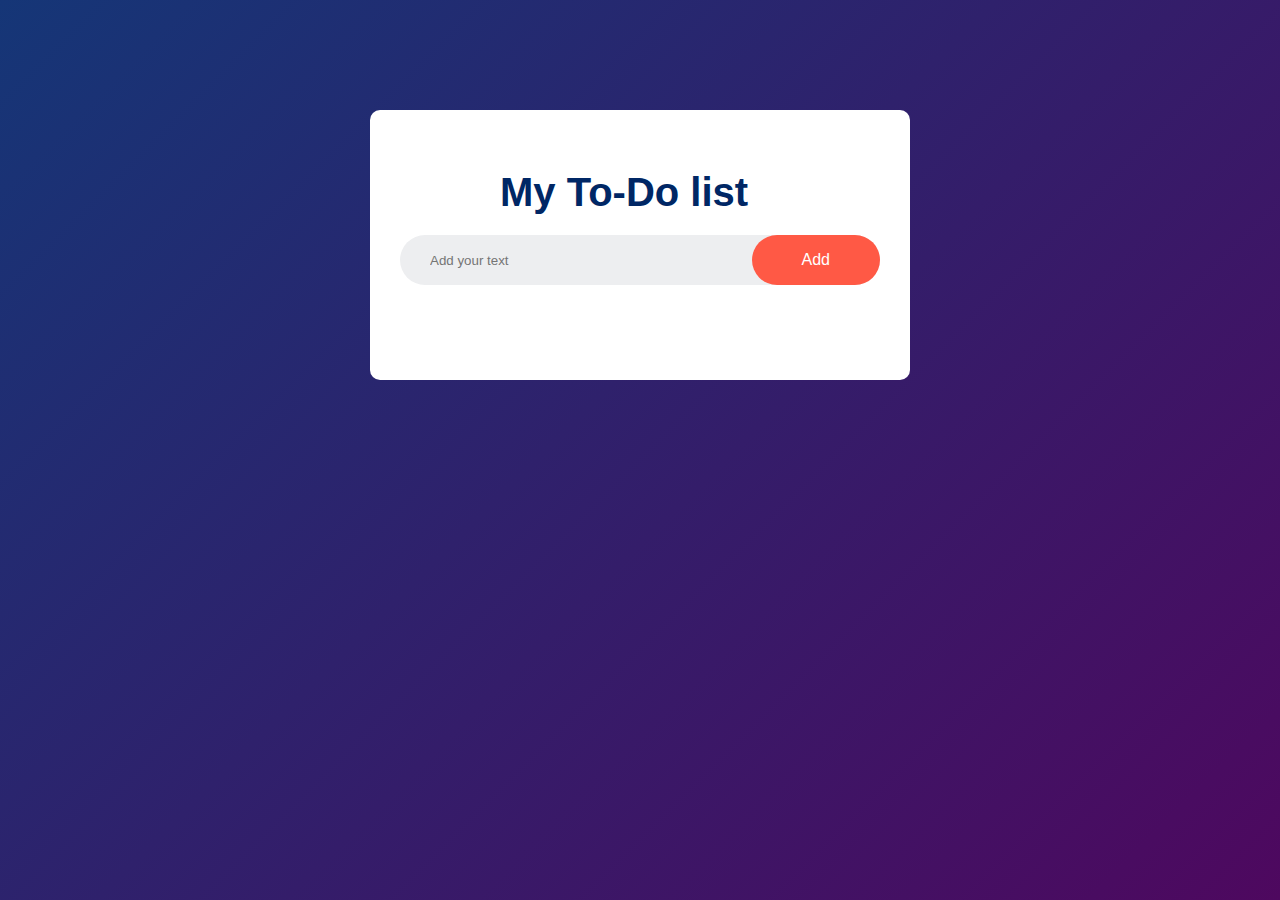
<file: task 1/index.html>
<!DOCTYPE html>
<html lang="en">
<head>
    <meta charset="UTF-8">
    <meta name="viewport" content="width=device-width, initial-scale=1.0">
    <title>TO-DO List app</title>
    <link rel="stylesheet" href="style.css">
<body>
    <div class="container">
        <div class="todo-app">
            <h2> My To-Do list</h2>
            <div class="row">
                <input type="text" id="input-box" placeholder="Add your text">
                <button onclick="addTask()">Add</button>
            </div>
            <ul id="list-container">
            </ul>
        </div>
    </div>
    <script src="script.js"></script>
</body>
</html>
</file>
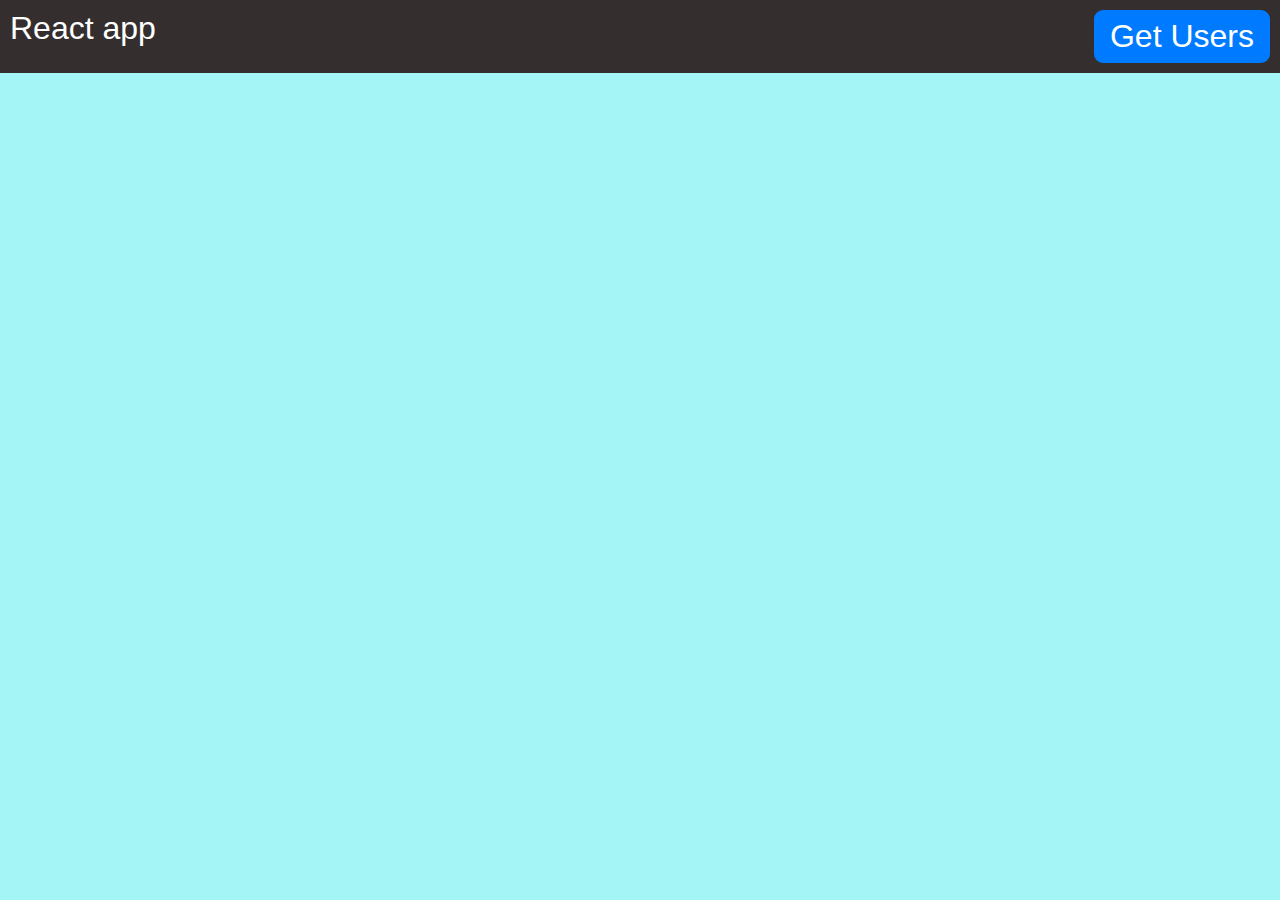
<file: task 2/index.html>
<!DOCTYPE html>
<html lang="en">

<head>
  <meta charset="UTF-8">
  <meta name="viewport" content="width=device-width, initial-scale=1.0">
  <title>User get</title>
  <link rel="stylesheet" href="style.css">
</head>

<body>
  <div class="navbar">
    <div>React app</div>
    <button id="getUsersButton">Get Users</button>
  </div>
  <div id="userCardGrid" class="user-card-grid"></div>
  <div id="loader" class="loader">Loading...</div>

  <script src="script.js"></script>
</body>

</html>
</file>
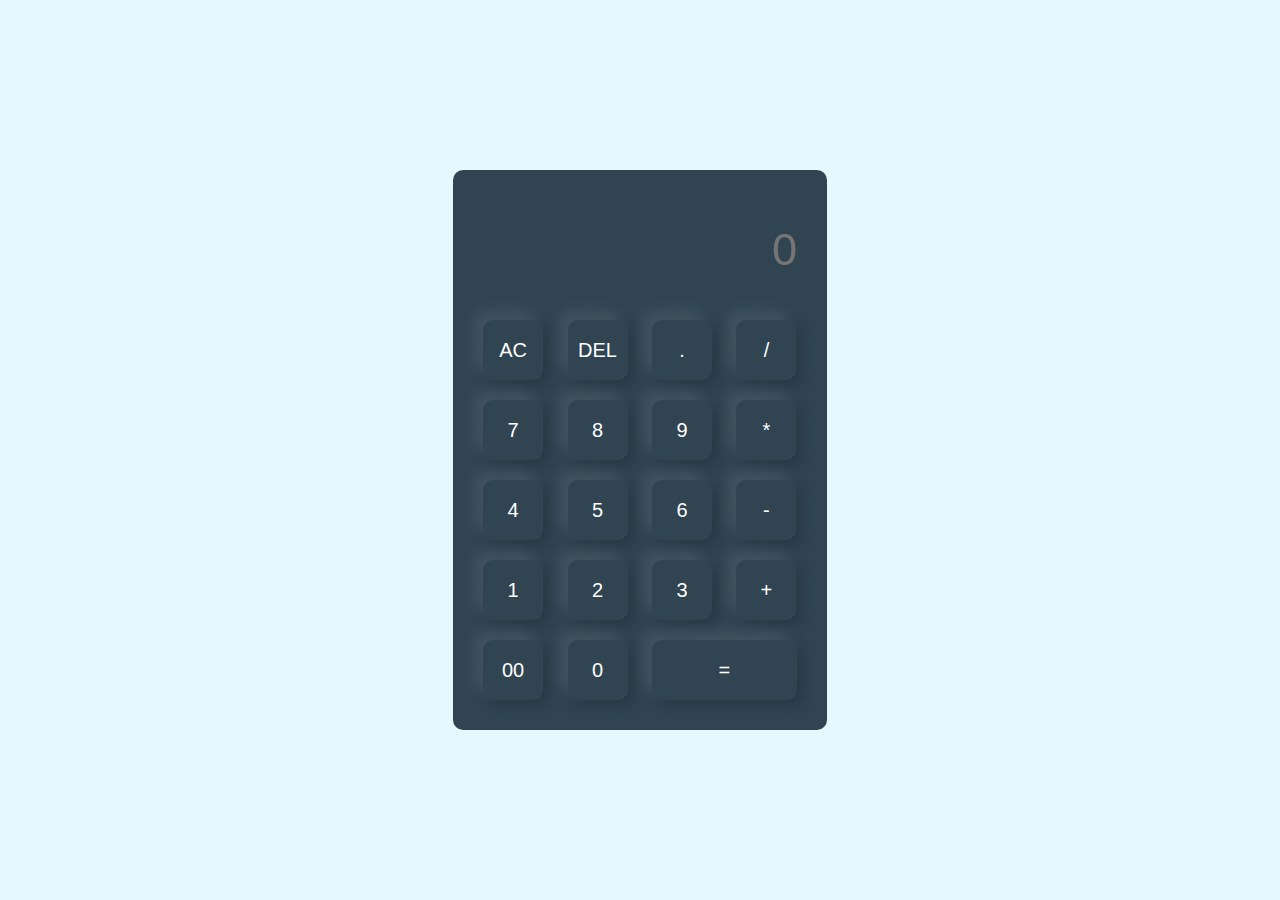
<file: task 3/index.html>
<!DOCTYPE html>
<html lang="en">
<head>
    <meta charset="UTF-8">
    <meta name="viewport" content="width=device-width, initial-scale=1.0">
    <title>Calculator</title>
    <link rel="stylesheet" href="style.css">
</head>
<body>
    <div class="container">
        <div class="calculator">
            <form>
                <div class="display">
            <input type="text" name="display" id="inputBox" placeholder="0">
                </div>
            <div>
                <input type="button" value="AC" onclick= "display.value = '' ">
                <input type="button" value="DEL" onclick= "display.value = display.value.toString().slice(0,-1)">
                <input type="button" value="." onclick= "display.value += '.' ">
                <input type="button" value="/"onclick= "display.value += '/' "> 
            </div>

            <div>
                <input type="button" value="7" onclick="display.value += '7'">
                <input type="button" value="8" onclick="display.value += '8'">
                <input type="button" value="9" onclick="display.value += '9'">
                <input type="button" value="*" onclick="display.value += '*'">
            </div>

            <div>
                <input type="button" value="4" onclick="display.value += '4'">
                <input type="button" value="5" onclick="display.value += '5'">
                <input type="button" value="6" onclick="display.value += '6'">
                <input type="button" value="-" onclick="display.value += '-'">
            </div>

            <div>
                <input type="button" value="1" onclick="display.value += '1' ">
                <input type="button" value="2" onclick="display.value += '2'">
                <input type="button" value="3" onclick="display.value += '3'">
                <input type="button" value="+" onclick="display.value += '+'">
            </div>

            <div>
                <input type="button" value="00" onclick="display.value += '00'">
                <input type="button" value="0" onclick="display.value += '0'">
                <input type="button" value="=" onclick="display.value = eval(display.value)"  class="equal">
            </div>
        </form>
        </div>
    </div>
</body>
</html>
</file>
<file: task 1/style.css>
*{
    margin: 0;
    padding: 0;
    font-family:'poppins', sans-serif;
    box-sizing: border-box;
}
.container{
    width: 100%;
    min-height: 100vh;
    background: linear-gradient(135deg,#153677, #4e085f);
    padding: 10px;

}
.todo-app{
    width: 100%;
    max-width: 540px;
    background: white;
    margin: 100px auto 20px;
    padding: 40px 30px 70px;
    border-radius: 10px;
}
.todo-app h2{
    color: #002765;
    display: flex;
    align-items: center;
    margin: 20px 100px;
    font-size: 40px;
}
.row{
    display: flex;
    align-items: center;
    justify-content: space-between;
    background: #edeef0;
    border-radius: 30px;
    padding-left: 20px;
    margin-bottom: 25px;
}
input{
    flex: 1;
    border: none;
    outline: none;
    background: transparent;
    padding: 10px;
}
button{
    border: none;
    outline: none;
    padding: 16px 50px;
    background: #ff5945;
    color: #fff;
    font-size: 16px;
    cursor: pointer;
    border-radius: 40px;
}
ul li{
    list-style: none;
    font-size: 17px;
    padding: 12px 8px 12px 50px;
    user-select: none;
    cursor: pointer;
    position: relative;

}
ul li::before{
    content: '';
    position: absolute;
    height: 28px;
    width: 28px;
    border-radius: 50%;
    background-image: url(unchecked.png);
    background-size:cover;
    background-position: center;
    top: 12px;
    left: 8px;
}
ul li.checked{
    color: #070000;
    background-color: #869ec6;
    text-decoration: line-through;
}
ul li.checked::before{
    background-image: url(check.png);
}
ul li span{
    position: absolute;
    right: 0;
    top: 5px;
    width: 40px;
    height: 40px;
    font-size: 22px;
    color: #555;
    line-height: 40px;
    text-align: center;
    border-radius: 20px;
}
ul li span:hover{
    background: #edeef0;
}
</file>
<file: task 2/style.css>
body {
    font-family: Arial, sans-serif;
    margin: 0;
    padding: 0;
    background-color: rgb(164, 246, 246);
  }

  .navbar {
    font-size: 2rem;
    background-color: #342e2e;
    padding: 10px;
    color: #fff;
    display: flex;
    justify-content: space-between;
  }

  .navbar button {
    background-color: #007bff;
    font-size: 2rem;
    color: #fff;
    border: none;
    padding: 8px 16px;
    border-radius: 9px;
    cursor: pointer;
  }

  .user-card-grid {
    display: flex;
    flex-wrap: wrap;
    justify-content: center;
    
  }

  .user-card {
    border: 10px solid #ccc;
    border-color: #2e2b2b;
    border-radius: 8px;
    padding: 16px;
    margin: 16px;
    max-width: 200px;
  }

  .user-card h3 {
    margin-top: 0;
  }

  .user-card img {
    width: 100%;
    border-radius: 4px;
    
  }

  .loader {
    display: none;
    justify-content: center;
    align-items: center;
    height: 100vh;
    font-size: 24px;
  }
</file>
<file: task 3/style.css>
*{
    margin: 0;
    padding: 0;
    box-sizing: border-box;
    font-family: 'poppins',sans-serif;
}

.container{
    width: 100%;
    height: 100vh;
    background: #e3f9ff;
    display: flex;
    justify-content: center;
    align-items: center;
}

.calculator{
    background: #304452;
    padding: 20px;
    border-radius: 10px;
}
.calculator form input{
    border: 0;
    outline: 0;
    width: 60px;
    height: 60px;
    border-radius: 10px;
    box-shadow: -8px -8px 15px rgba(255,255,255,0.1),5px 5px 15px rgba(0,0,0,0.2);;
    background: transparent;
    font-size: 20px;
    color: #fff;
    cursor: pointer;
    margin: 10px;
}

form .display{
    display: flex;
    justify-content: flex-end;
    margin: 20px 0;
}

form .display input{
    text-align: right;
    flex: 1;
    font-size: 45px;
    box-shadow: none;
}
form input.equal{
    width: 145px;
}
</file>
